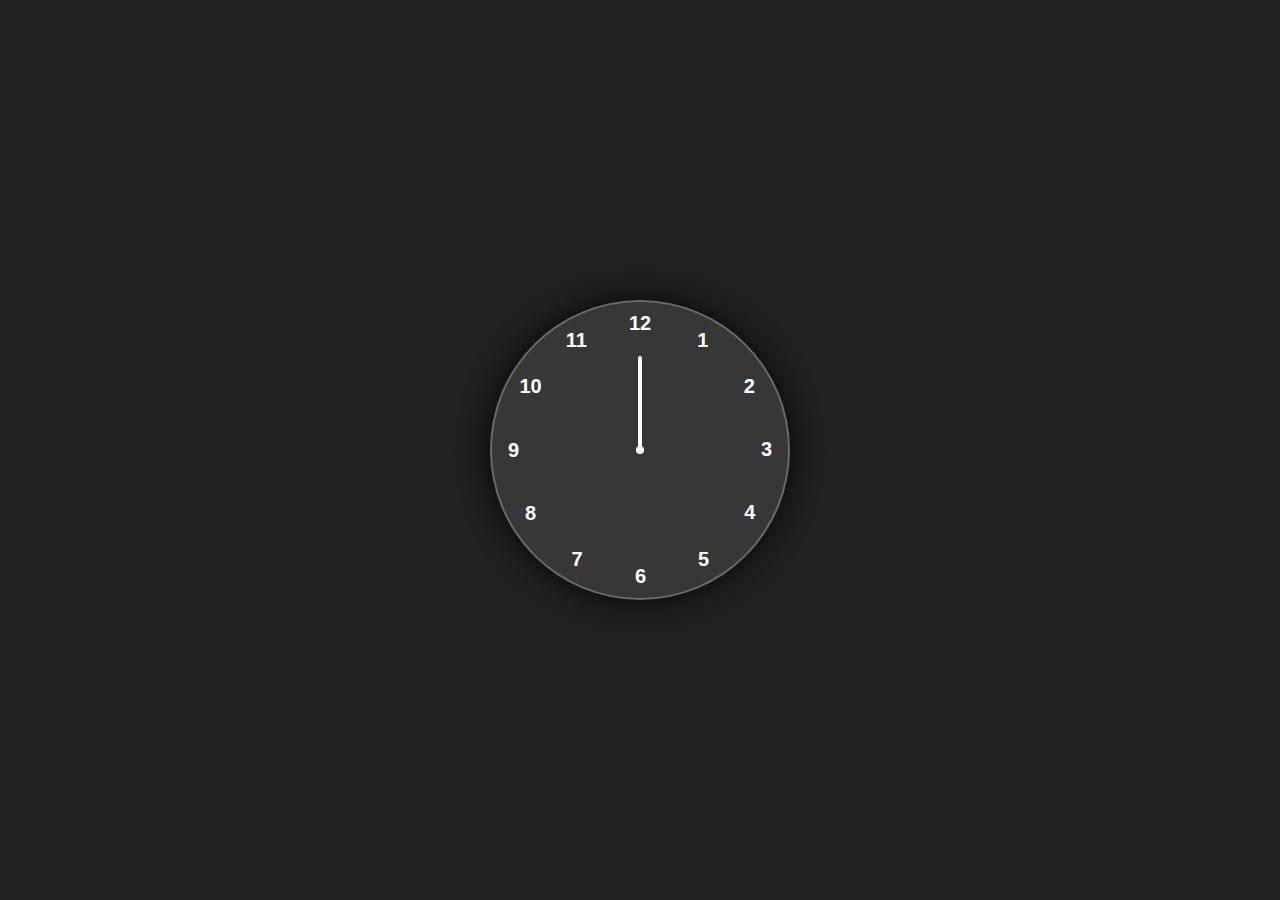
<file: analog_clock/index.html>
<!DOCTYPE html>
<html lang="en">
  <head>
    <meta charset="UTF-8" />
    <meta http-equiv="X-UA-Compatible" content="IE=edge" />
    <meta name="viewport" content="width=device-width, initial-scale=1.0" />
    <link rel="stylesheet" href="style.css" />
    <title>Analog Clock</title>
  </head>

  <body>
    <div class="container">
      <div class="clock">
        <div style="--clr: #ff3d58; --h: 74px" id="hour" class="hand">
          <i></i>
        </div>
        <div style="--clr: #00a6ff; --h: 84px" id="min" class="hand">
          <i></i>
        </div>
        <div style="--clr: #ffffff; --h: 94px" id="sec" class="hand">
          <i></i>
        </div>

        <span style="--i: 1"><b>1</b></span>
        <span style="--i: 2"><b>2</b></span>
        <span style="--i: 3"><b>3</b></span>
        <span style="--i: 4"><b>4</b></span>
        <span style="--i: 5"><b>5</b></span>
        <span style="--i: 6"><b>6</b></span>
        <span style="--i: 7"><b>7</b></span>
        <span style="--i: 8"><b>8</b></span>
        <span style="--i: 9"><b>9</b></span>
        <span style="--i: 10"><b>10</b></span>
        <span style="--i: 11"><b>11</b></span>
        <span style="--i: 12"><b>12</b></span>
      </div>
    </div>

    <script src="script.js"></script>
  </body>
</html>
</file>
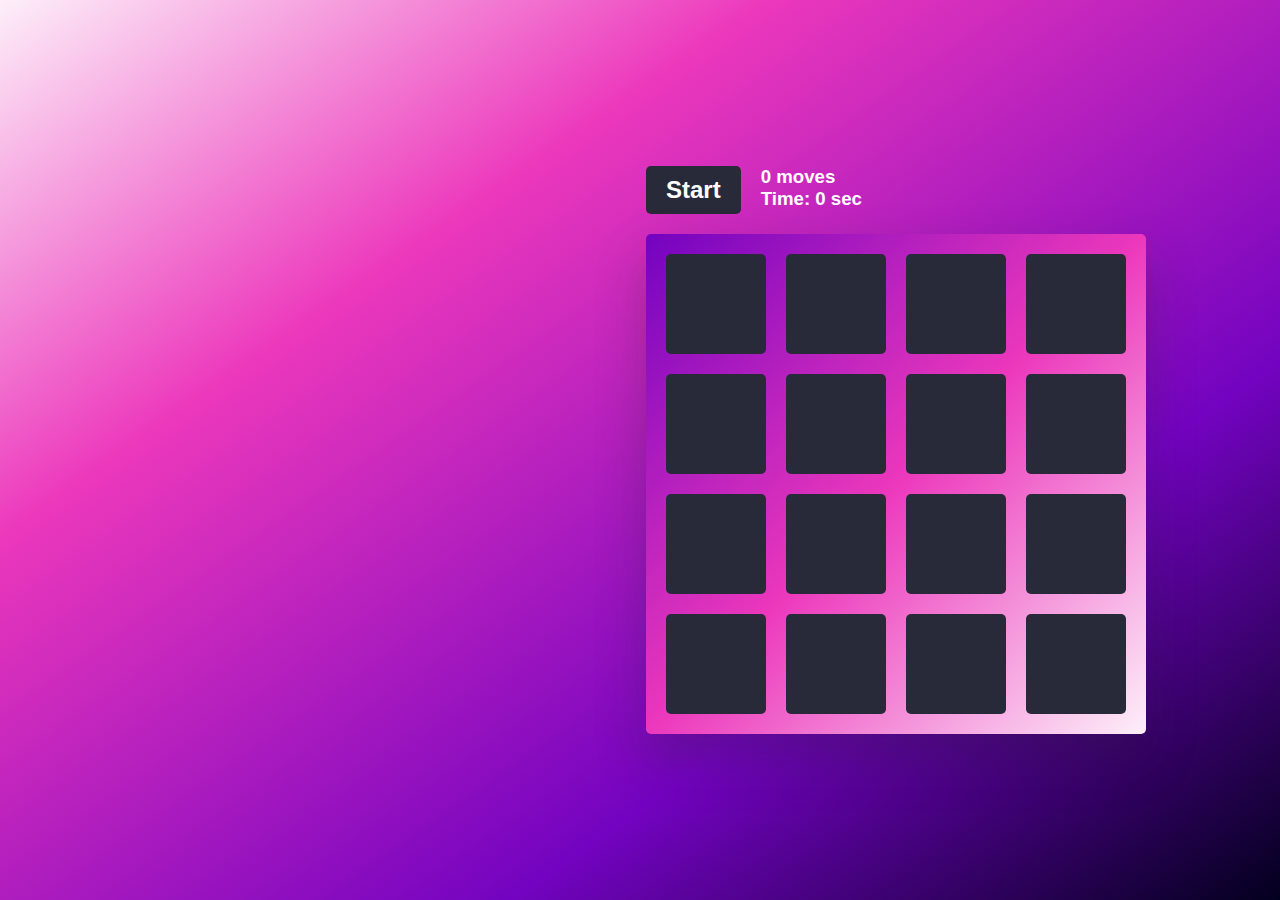
<file: music_player/index.html>
<!DOCTYPE html>
<html lang="en">
<head>
    <meta charset="UTF-8">
    <meta http-equiv="X-UA-Compatible" content="IE=edge">
    <meta name="viewport" content="width=device-width, initial-scale=1.0">
    <title>Memory Game with JavaScript</title>
    <link rel="stylesheet" href="style.css">
    <script src="script.js" defer></script>
</head>
<body>
    <div class="game">
        <div class="controls">
            <button>Start</button>
            <div class="stats">
                <div class="moves">0 moves</div>
                <div class="timer">Time: 0 sec</div>
            </div>
        </div>
        <div class="board-container">
            <div class="board" data-dimension="4"></div>
            <div class="win">You won!</div>
        </div>
    </div>
</body>
</html>
</file>
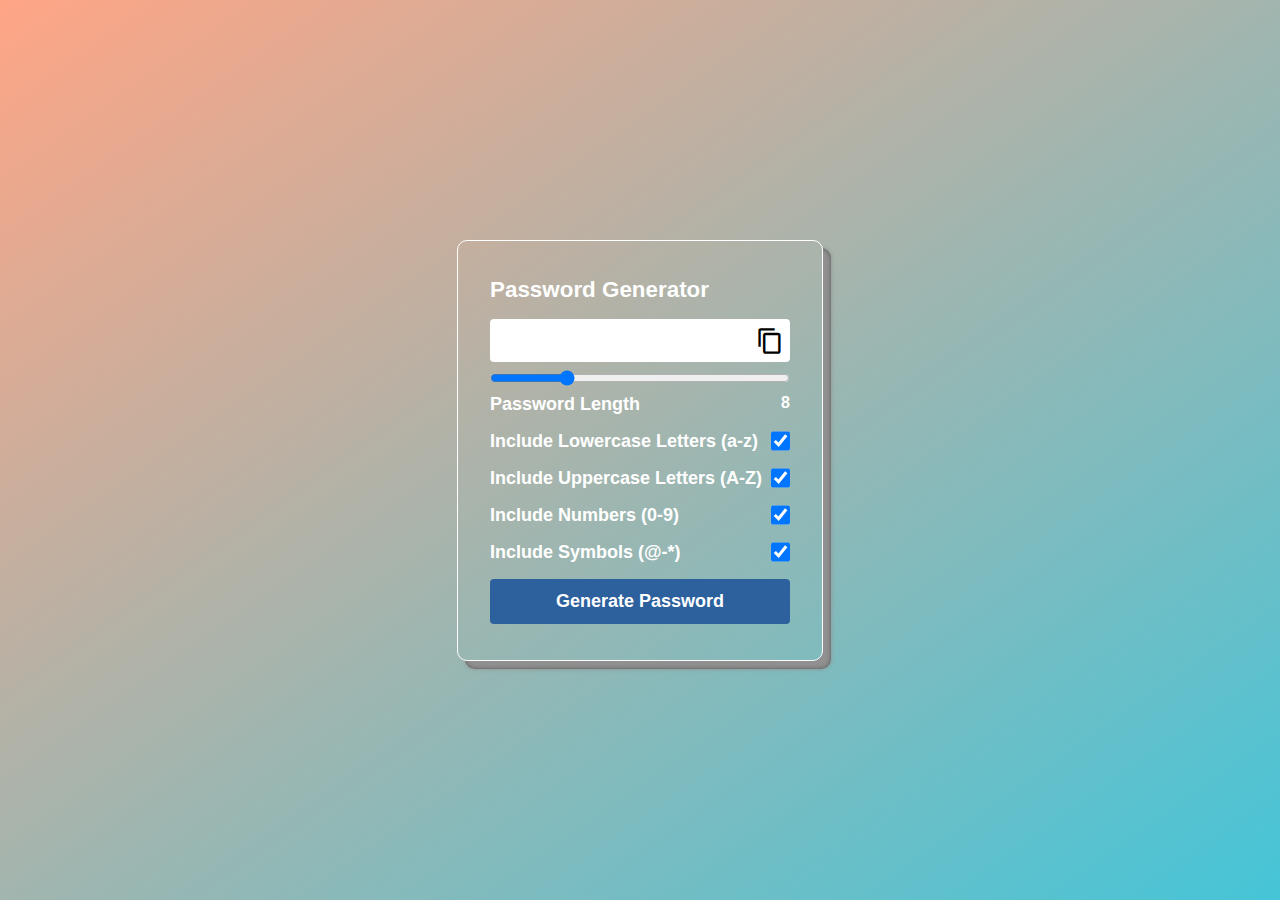
<file: password_generator/index.html>
<!DOCTYPE html>
<html lang="en">
  <head>
    <meta charset="UTF-8" />
    <meta http-equiv="X-UA-Compatible" content="IE=edge" />
    <meta name="viewport" content="width=device-width, initial-scale=1.0" />
    <link rel="stylesheet" href="style.css" />
    <link
      href="https://fonts.googleapis.com/icon?family=Material+Icons"
      rel="stylesheet"
    />

    <title>Password Generator | JavaScript Project</title>
  </head>
  <body>
    <div class="container">
      <h1>Password Generator</h1>

      <div class="inputBox">
        <input type="text" class="passBox" id="passBox" disabled />
        <span class="material-icons" id="copyIcon">content_copy</span>
      </div>

      <input type="range" min="1" max="30" value="8" id="inputSlider" />

      <div class="row">
        <p>Password Length</p>
        <span id="sliderValue"></span>
      </div>

      <div class="row">
        <label for="lowercase">Include Lowercase Letters (a-z)</label>
        <input type="checkbox" name="lowercase" id="lowercase" checked/>
      </div>

      <div class="row">
        <label for="uppercase">Include Uppercase Letters (A-Z)</label>
        <input type="checkbox" name="uppercase" id="uppercase" checked/>
      </div>

      <div class="row">
        <label for="numbers">Include Numbers (0-9)</label>
        <input type="checkbox" name="numbers" id="numbers" checked/>
      </div>

      <div class="row">
        <label for="symbols">Include Symbols (@-*)</label>
        <input type="checkbox" name="symbols" id="symbols" checked/>
      </div>

      <button type="button" class="genBtn" id="genBtn">
        Generate Password
      </button>
    </div>

    <script src="script.js"></script>
  </body>
</html>
</file>
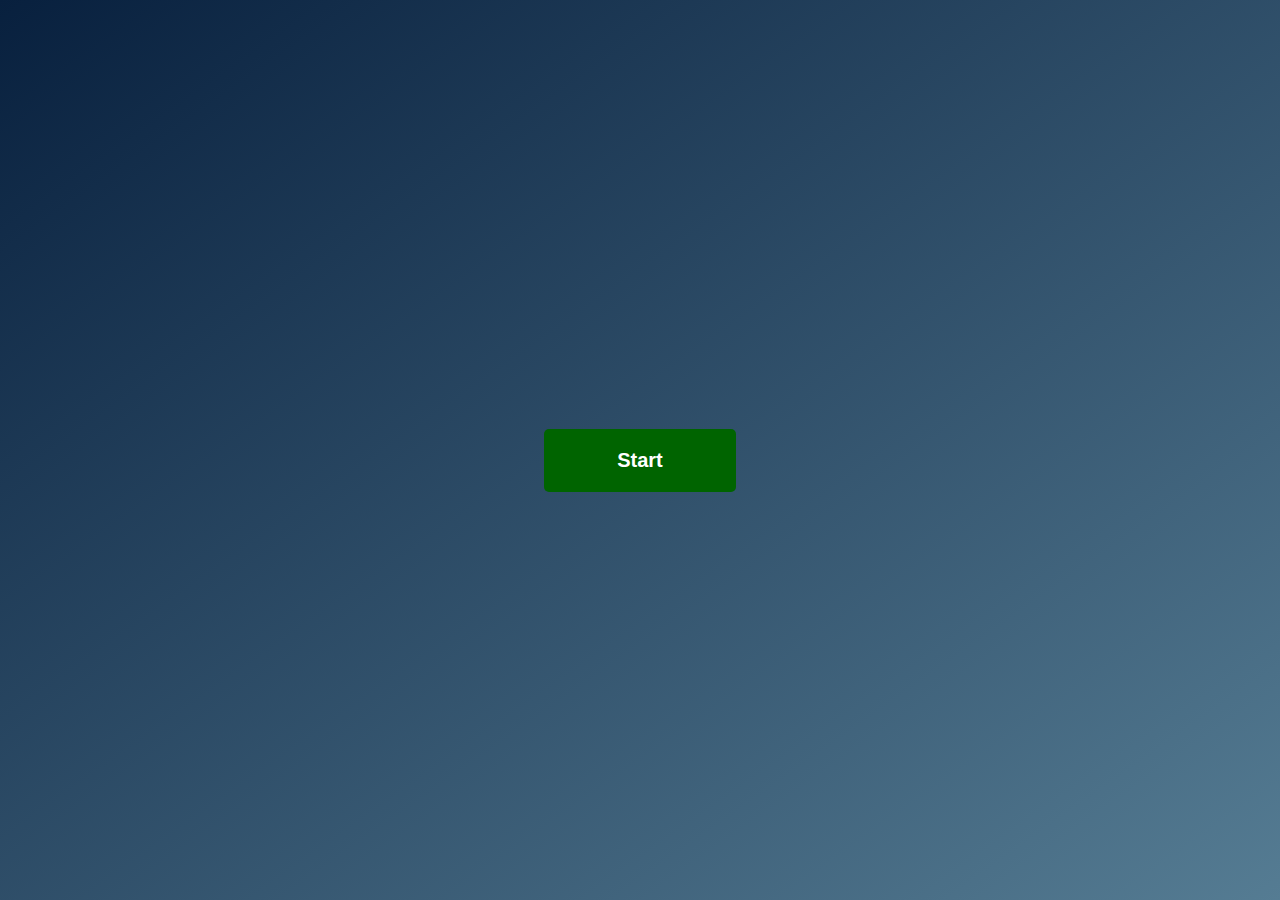
<file: quiz_app/index.html>
<!DOCTYPE html>
<html lang="en">
<head>
    <meta charset="UTF-8">
    <meta http-equiv="X-UA-Compatible" content="IE=edge">
    <meta name="viewport" content="width=device-width, initial-scale=1.0">
    <link rel="stylesheet" href="style.css">
    <title>Quiz App using JavaScript</title>
</head>
<body>
    <div class="alert">Alert</div>
    <div class="btn startBtn">Start</div>
    <div class="container">
        <h1>Let's play a Quiz Game</h1>
        <div class="question"></div>
        <div class="choices"></div>
        <button class="btn nextBtn">Next</button>
        <div class="scoreCard"></div>
        <div class="timer"></div>
    </div>

    <script src="script.js"></script>
</body>
</html>
</file>
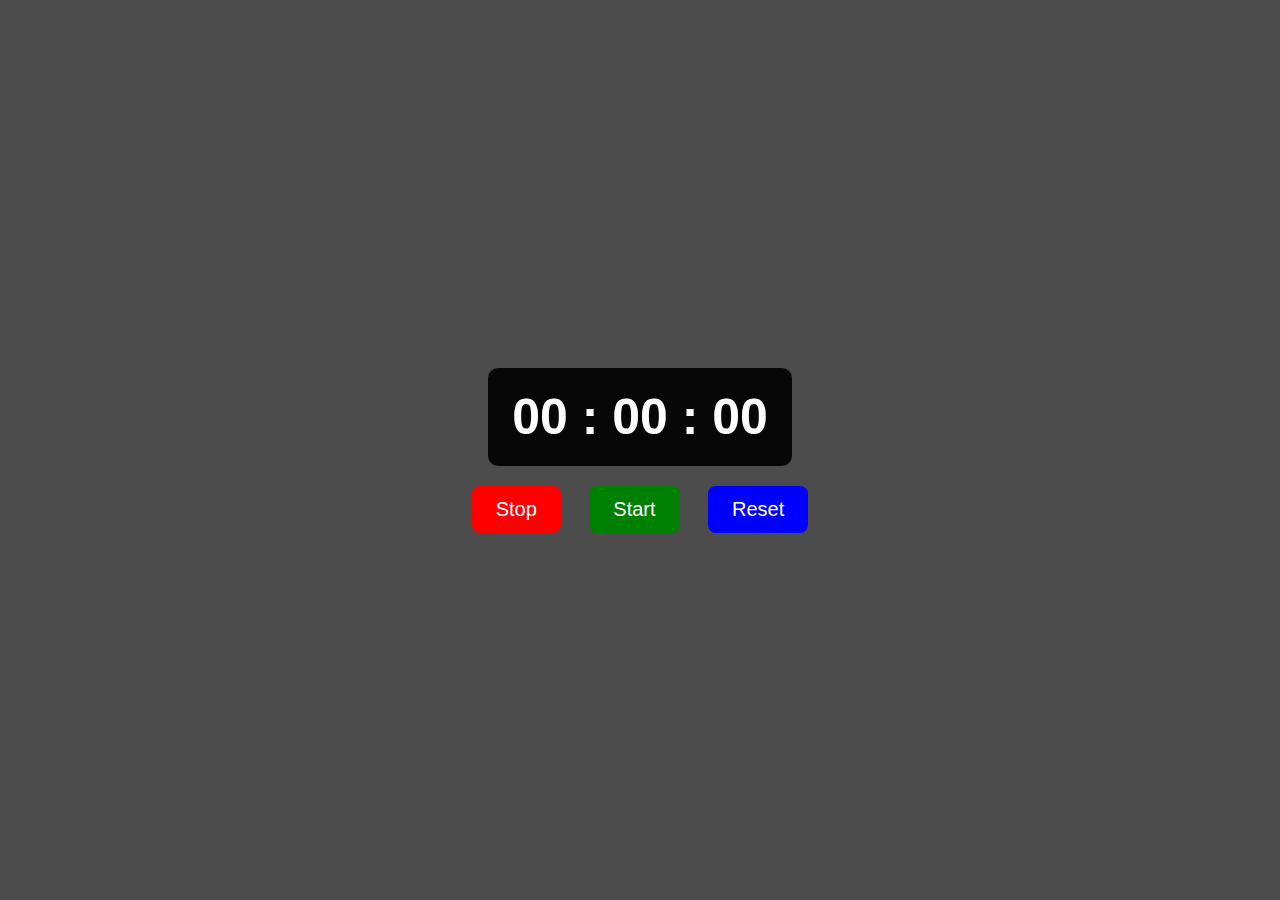
<file: stopwatch/index.html>
<!DOCTYPE html>
<html lang="en">
<head>
    <meta charset="UTF-8">
    <meta http-equiv="X-UA-Compatible" content="IE=edge">
    <meta name="viewport" content="width=device-width, initial-scale=1.0">
    <link rel="stylesheet" href="style.css">
    <title>Stopwatch</title>
</head>
<body>
    <div class="stopwatch">
        <div class="timerDisplay">00 : 00 : 00</div>
    </div>

    <div class="buttons">
        <button id="stopBtn" class="btn" style="--clr:red;">Stop</button>

        <button id="startBtn" class="btn" style="--clr:green">Start</button>

        <button id="resetBtn" class="btn" style="--clr:blue">Reset</button>
    </div>

    <script src="script.js"></script>
</body>
</html>
</file>
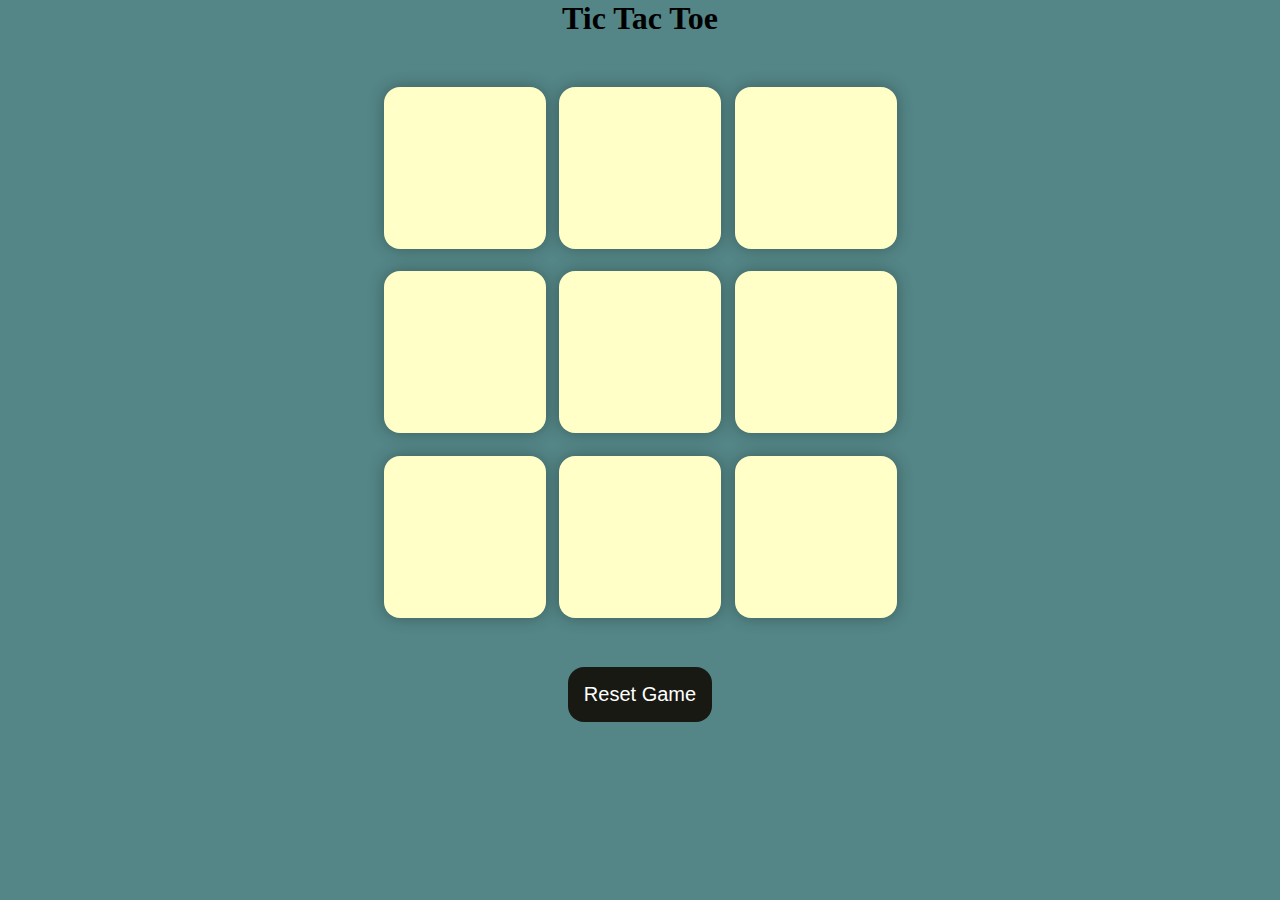
<file: tictac/index.html>
<!DOCTYPE html>
<html lang="en">
  <head>
    <meta charset="UTF-8" />
    <meta name="viewport" content="width=device-width, initial-scale=1.0" />
    <title>Tic-Tac-Toe Game</title>
    <link rel="stylesheet" href="style.css" />
  </head>
  <body>
    <div class="msg-container hide">
      <p id="msg">Winner</p>
      <button id="new-btn">New Game</button>
    </div>
    <main>
      <h1>Tic Tac Toe</h1>
      <div class="container">
        <div class="game">
          <button class="box"></button>
          <button class="box"></button>
          <button class="box"></button>
          <button class="box"></button>
          <button class="box"></button>
          <button class="box"></button>
          <button class="box"></button>
          <button class="box"></button>
          <button class="box"></button>
        </div>
      </div>
      <button id="reset-btn">Reset Game</button>
    </main>
    <script src="script.js"></script>
  </body>
</html>
</file>
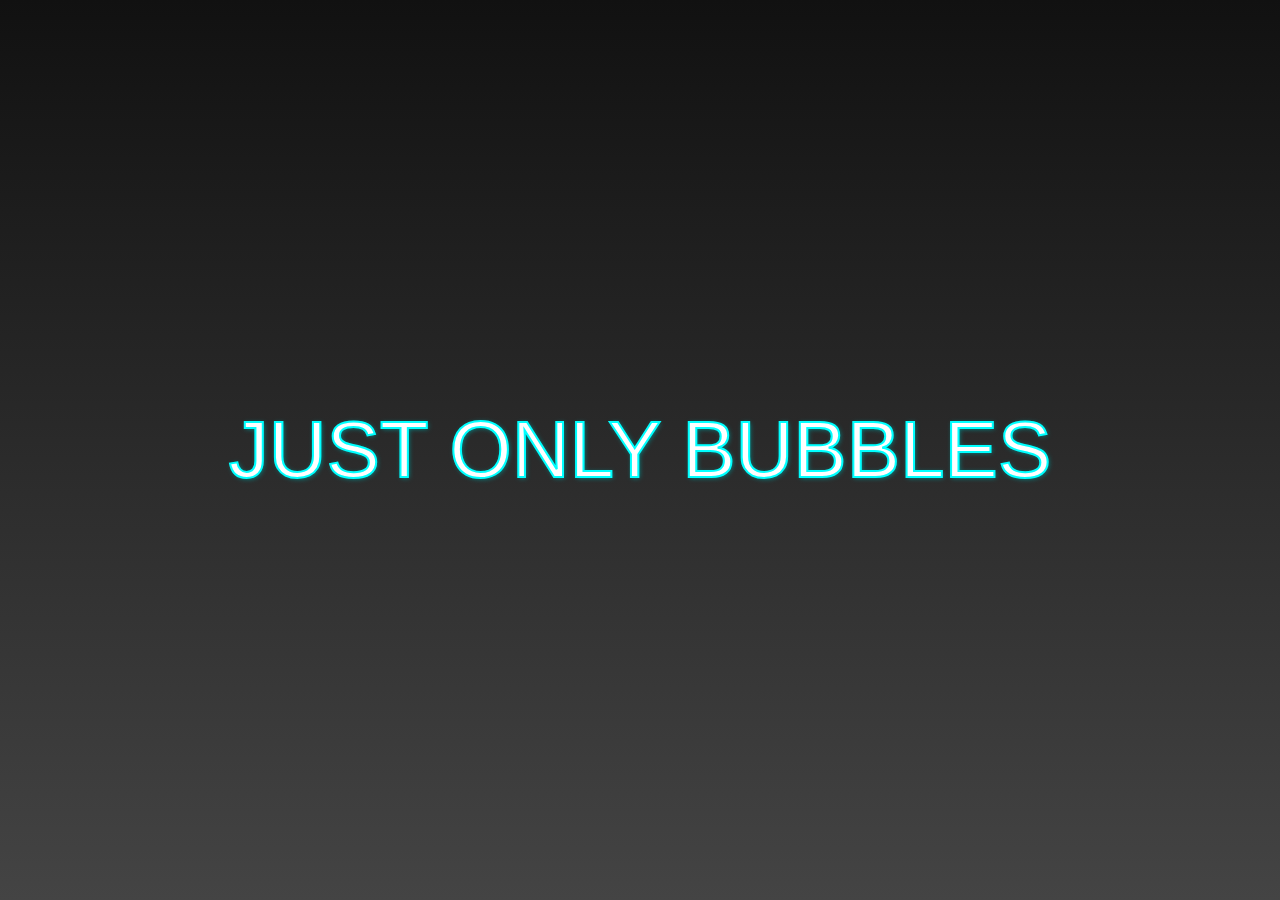
<file: bubbles.html>
<!DOCTYPE html>
<html lang="en">
<head>
    <meta charset="UTF-8">
    <meta name="viewport" content="width=device-width, initial-scale=1.0">
    <title>Document</title>
    <style>
        p {
            font-size: 5rem;
            margin: auto;
            font-family: "Rubik Bubbles", sans-serif;
            text-transform: uppercase;
            color: white;
            -webkit-text-stroke: 2px cyan;
            text-shadow: 1px 1px 5px darkcyan;
            position: relative;
            line-height: 100%;
        }
        .bubble {
            aspect-ratio: 1/1;
            border-radius: 50%;
            background-image: radial-gradient(40% 40% at 75% 25%, rgba(255, 255, 255, 2), transparent);
            background-color: #ffffff33;
            border: 2px solid white;
            box-sizing: border-box;
            position: absolute;
            z-index: -1;
            top: 0;
            opacity: 0;
            animation: floatUp 5s forwards;
        }
        @keyframes floatUp {
            25% {
                opacity: .75;
            }
            100% {
                top: var(--top);
                opacity: 0;
            }
        }
        body {
            height: 100vh;
            margin: 0;
            display: grid;
            place-items: center;
            background-image: linear-gradient(#111, #444);
        }
    </style>
</head>
<body>
    <p>Just only bubbles</p>
    <script>
        let p = document.querySelector('p');

        function addBubble() {
            let b = document.createElement('div');

            b.className = 'bubble';
            b.style.width = Math.random() < .5 ? '10px' : '20px';
            b.style.left = Math.random() * 96 + '%';
            b.style.setProperty('--top', -(Math.random() * 50 + 50) + 'px');

            b.onanimationend = function() {
                this.remove();
            };

            p.appendChild(b);
        }

        setInterval(addBubble, 1000 / 15);
    </script>
</body>
</html>
</file>
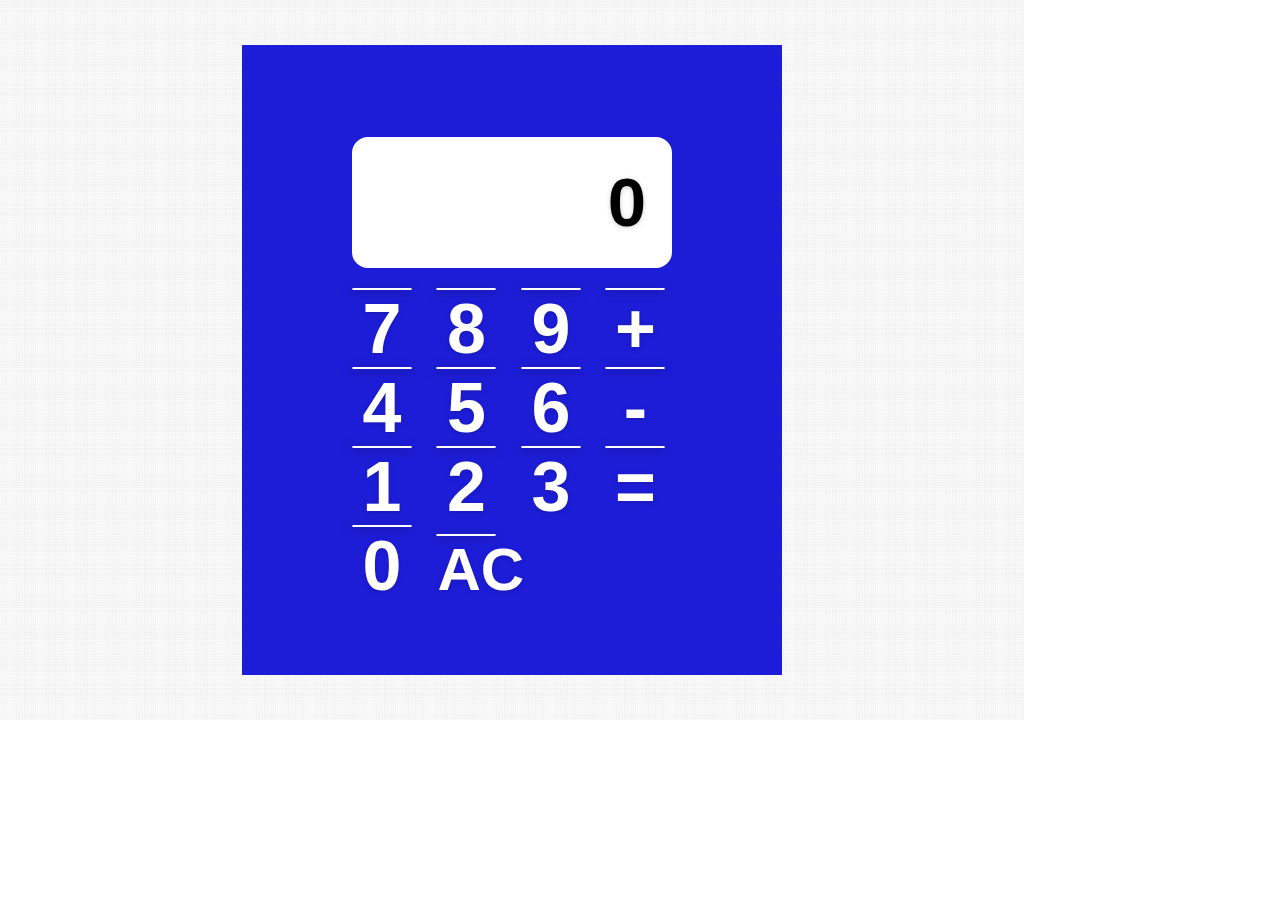
<file: calculator/calculator.html>
<!DOCTYPE html>
<html lang="en">
<head>
    <!-- <meta charset="UTF-8">
    <meta name="viewport" content="width=device-width, initial-scale=1.0"> -->
    <title>javascript Calculator</title>
    <link rel="stylesheet" href="style.css">
</head>
<body>
    <div class="container">
        <div class="content">
    <div class="Calculator">
        <input type="text" placeholder="0"
        id="inputBox" readonly>
       
        <div>
            <button  >7</button>
            <button >8</button>
            <button >9</button>
            <button class="operator ">+</button>

        </div>
       <div>
            <button  >4</button>
            <button >5</button>
            <button >6</button>
            <button class="operator ">-</button>

        </div>
        <div>
           <button  >1</button>
            <button >2</button>
            <button >3</button>
                <!-- <button class="operator ">+</button> -->
                <button class="operator ">=</button>
        </div>
        <div>
            <button class="operator 0" >0</button>
            <button  class="operator ac">AC</button>
             <!-- <button class="operator del">DEL</button>  -->
         </div>
        <!-- <div>
           
            <button  >00</button>
            <button >0</button>
            <button >.</button>
            <button class="equalBtn ">=</button>

        </div> -->
    </div>
        </div>
    </div>
    <script src="script.js"></script>
    
</body>
</html>
</file>
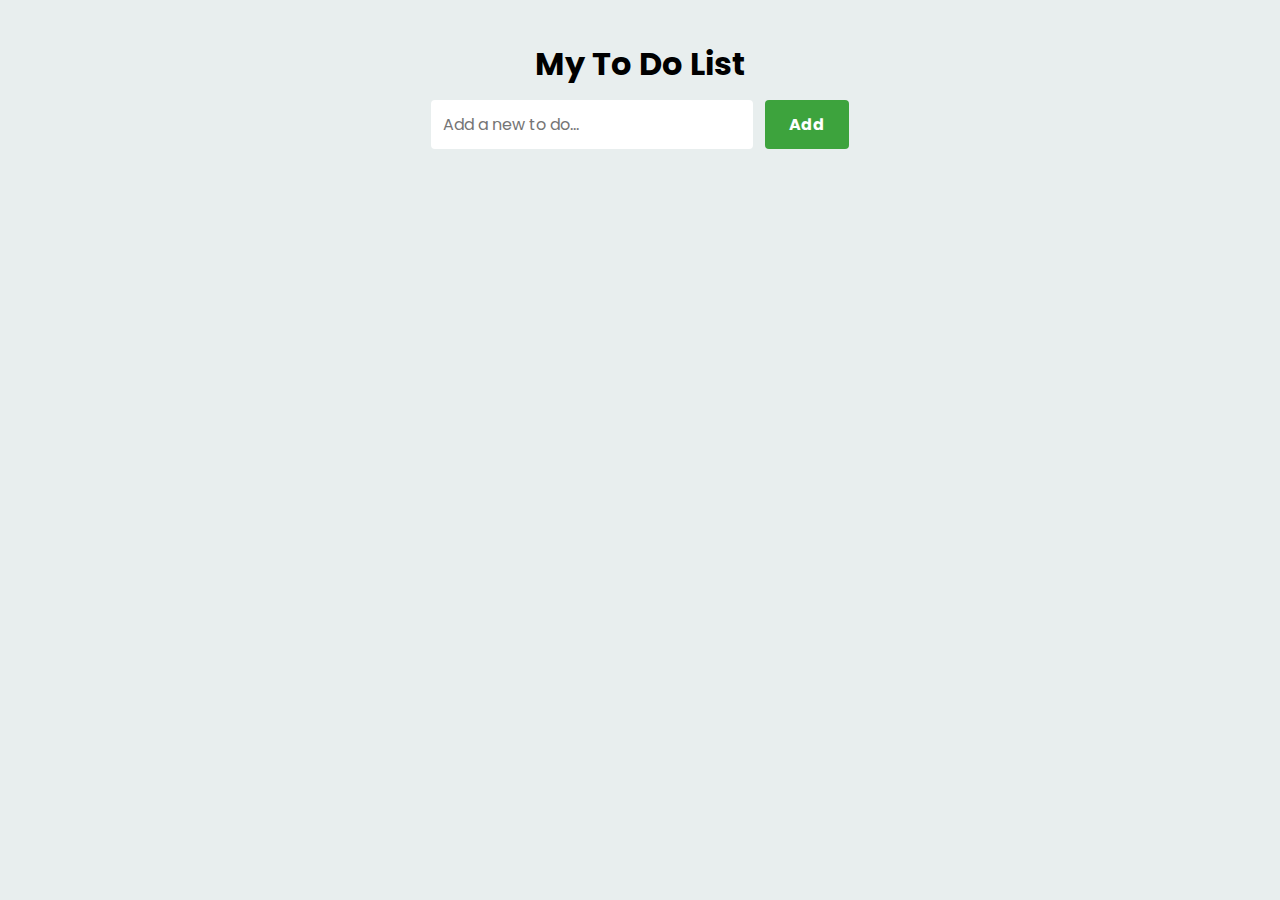
<file: todolist/dmd.html>
<!DOCTYPE html>
<html lang="en">
<head>
    <meta charset="UTF-8">
    <meta http-equiv="X-UA-Compatible" content="IE=edge">
    <meta name="viewport" content="width=device-width, initial-scale=1.0">
    <link rel="stylesheet" href="stylee.css">
    <title>To Do List - JavaScript Project</title>
</head>
<body>
    <div class="container">
        <div class="input-container">
            <h1>My To Do List</h1>
            <input type="text" placeholder="Add a new to do..." id="inputBox">
            <input type="button" value="Add" id="addBtn">
        </div>

        <ul class="todoList" id="todoList">
            <!-- <li><p>Task1</p></li>
            <li>Task2</li>
            <li>Task3</li> -->
        </ul>
    </div>

    <script src="scriptt.js"></script>
</body>
</html>
</file>
<file: analog_clock/style.css>
*{
    margin: 0;
    padding: 0;
    box-sizing: border-box;
    font-family: sans-serif;
    color: #ffffff;
}

body{
    display: flex;
    justify-content: center;
    align-items: center;
    min-height: 100vh;
    background-color: #212121;
}

.container{
    position: relative;
}

.clock{
    width: 300px;
    height: 300px;
    border-radius: 50%;
    background-color: rgba(255, 255, 255, 0.1);
    border: 2px solid rgba(255, 255, 255, 0.25);
    box-shadow: 0px 0px 30px rgba(0, 0, 0, 0.9);
    display: flex;
    justify-content: center;
    align-items: center;
}

.clock span{
    position: absolute;
    transform: rotate(calc(30deg * var(--i))); 
    inset: 12px;
    text-align: center;
}

.clock span b{
    transform: rotate(calc(-30deg * var(--i)));
    display: inline-block;
    font-size: 20px;
}

.clock::before{
    content: '';
    position: absolute;
    width: 8px;
    height: 8px;
    border-radius: 50%;
    background-color: #fff;
    z-index: 2;
}

.hand{
    position: absolute;
    display: flex;
    justify-content: center;
    align-items: flex-end;
}
.hand i{
    position: absolute;
    background-color: var(--clr);
    width: 4px;
    height: var(--h);
    border-radius: 8px;
}
</file>
<file: music_player/style.css>
html {
    width: 100%;
    height: 100%;
    background: linear-gradient(325deg,  #03001e 0%,#7303c0 30%,#ec38bc 70%, #fdeff9 100%);
    font-family: Arial, Helvetica, sans-serif;
    overflow: hidden;
}
.game {
    position: absolute;
    top: 50%;
    left: 70%;
    transform: translate(-50%, -50%);
}
.controls {
    display: flex;
    gap: 20px;
    margin-bottom: 20px;
}
button {
    background: #282A3A;
    color: #FFF;
    border-radius: 5px;
    padding: 10px 20px;
    border: 0;
    cursor: pointer;
    font-family: Arial, Helvetica, sans-serif;
    font-size: 18pt;
    font-weight: bold;
}
.disabled {
    color: #757575;
}
.stats {
    color: #FFF;
    font-size: 14pt;
    font-weight: bold;
}
.board-container {
    position: relative;
}
.board,
.win {
    border-radius: 5px;
    box-shadow: 0 25px 50px rgb(33 33 33 / 25%);
    background: linear-gradient(135deg,  #03001e 0%,#7303c0 0%,#ec38bc 50%, #fdeff9 100%);
    transition: transform .6s cubic-bezier(0.4, 0.0, 0.2, 1);
    backface-visibility: hidden;
}
.board {
    padding: 20px;
    display: grid;
    grid-template-columns: repeat(4, auto);
    grid-gap: 20px;
}
.board-container.flipped .board {
    transform: rotateY(180deg) rotateZ(50deg);
}
.board-container.flipped .win {
    transform: rotateY(0) rotateZ(0);
}
.card {
    position: relative;
    width: 100px;
    height: 100px;
    cursor: pointer;
}
.card-front,
.card-back {
    position: absolute;
    border-radius: 5px;
    width: 100%;
    height: 100%;
    background: #282A3A;
    transition: transform .6s cubic-bezier(0.4, 0.0, 0.2, 1);
    backface-visibility: hidden;
}
.card-back {
    transform: rotateY(180deg) rotateZ(50deg);
    font-size: 28pt;
    user-select: none;
    text-align: center;
    line-height: 100px;
    background: #FDF8E6;
}
.card.flipped .card-front {
    transform: rotateY(180deg) rotateZ(50deg);
}
.card.flipped .card-back {
    transform: rotateY(0) rotateZ(0);
}
.win {
    position: absolute;
    top: 0;
    left: 0;
    width: 100%;
    height: 100%;
    text-align: center;
    background: #FDF8E6;
    transform: rotateY(180deg) rotateZ(50deg);
}
.win-text {
    position: absolute;
    top: 50%;
    left: 50%;
    transform: translate(-50%, -50%);
    font-size: 21pt;
    color: #282A3A;
}
.highlight {
    color: #7303c0;
}
</file>
<file: password_generator/style.css>
*{
    margin: 0;
    padding: 0;
    box-sizing: border-box;
    font-family: sans-serif;
}

body{
    max-width: 100vw;
    min-height: 100vh;
    display: flex;
    justify-content: center;
    align-items: center;
    background: linear-gradient(to right bottom, #ffa585, #45c5d8);
    color: #fff;
    font-weight: 600;
}

.container{
    border: 0.5px solid #fff;
    border-radius: 10px;
    padding: 28px 32px;
    display: flex;
    flex-direction: column;
    background: transparent;
    box-shadow: 8px 8px 4px #909090, 8px 8px 0px #575757;
}

.container h1{
    font-size: 1.4rem;
    margin-block: 8px;
}
.inputBox{
    position: relative;
}

.inputBox span{
    position: absolute;
    top: 16px;
    right: 6px;
    color: #000;
    font-size: 28px;
    cursor: pointer;
    z-index: 2;
}
.passBox{
    background-color: #fff;
    border: none;
    outline: none;
    padding: 10px;
    width: 300px;
    border-radius: 4px;
    font-size: 20px;
    margin-block: 8px;
    text-overflow: ellipsis;
}

.row{
    display: flex;
    margin-block: 8px;
}

.row p, .row label{
    flex-basis: 100%;
    font-size: 18px;
}

.row input[type="checkbox"]{
    width: 20px;
    height: 20px;
}

.genBtn{
    border: none;
    outline: none;
    background-color: #2c619e;
    padding: 12px 24px;
    color: #fff;
    font-size: 18px;
    margin-block: 8px;
    font-weight: 700;
    cursor: pointer;
    border-radius: 4px;
}

.genBtn:hover{
    background-color: #0066ff;
}
</file>
<file: quiz_app/style.css>
* {
    margin: 0;
    padding: 0;
    box-sizing: border-box;
    font-family: Verdana, Geneva, Tahoma, sans-serif;
}

body {
    width: 100%;
    height: 100vh;
    background: linear-gradient(to right bottom, #08203e, #557c93);
    color: #fff;
    display: grid;
    place-items: center;
}

.container {
    width: 80%;
    max-width: 850px;
    padding: 30px;
    text-align: center;
    display: none;
}

.container h1 {
    font-size: 36px;
    margin-bottom: 40px;
    text-decoration: underline;
    text-underline-offset: 8px;
}

.container .question {
    font-size: 26px;
    margin-top: 20px;
}

.container .choices {
    margin-top: 20px;
}

.choice {
    font-size: 20px;
    background-color: #eee;
    color: #000;
    margin: 10px auto;
    padding: 10px;
    border-radius: 5px;
    text-align: left;
    width: 60%;
    cursor: pointer;
    opacity: 0;
    transform: translateY(50%);
    animation: fade-in 0.5s ease forwards;
}

.choice:hover{
    background-color: #ddd;
}

.choice.selected{
    background-color: #007bff;
    color: #fff;
}

.btn{
    width: 60%;
    font-size: 20px;
    font-weight: 600;
    padding: 12px 20px;
    margin: 20px auto 0 auto;
    background-color: #006400;
    color: #fff;
    border: none;
    border-radius: 5px;
    cursor: pointer;
}

.btn:hover{
    background-color: #08780c;
}

.scoreCard{
    font-size: 24px;
    margin-top: 20px;
}

.alert{
    background-color: #5d9b63;
    border-radius: 5px;
    width: 100%;
    padding: 12px;
    position: absolute;
    top: 0;
    display: none;
}

.startBtn{
    width: 15%;
    padding-block: 20px;
    text-align: center;
}

.timer{
    position: absolute;
    top: 20px;
    right: 20px;
    width: 72px;
    height: 72px;
    border-radius: 50%;
    background-color: #08203e;
    border: 2px solid #f00;
    font-size: 24px;
    font-weight: 600;
    padding: 12px;
    display: flex;
    justify-content: center;
    align-items: center;
    animation: pulse 1s ease-in-out infinite;
}

/* Adding Animation to Timer */
@keyframes pulse{
    0%{
        transform: scale(1);
    }
    50%{
        transform: scale(1.2);
    }
    100%{
        transform: scale(1);
    }
}

/* Adding Animation to choices */
@keyframes fade-in{
    0%{
        opacity: 0;
        transform: translateY(50%);
    }
    100%{
        opacity: 1;
        transform: translateY(0);
    }
}

@media screen and (max-width:900px){
    .container {
        width: 100%;
        margin-top: 50px;
    }
    .container h1{
        font-size: 24px;
    }
    .container .question{
        font-size: 22px;
    }

    .timer{
        width: 50px;
        height: 50px;
        font-size: 20px;
    }

    .startBtn{
        width: 50%;
    }
}
</file>
<file: stopwatch/style.css>
*{
    margin: 0;
    padding: 0;
    box-sizing: border-box;
    font-family: Verdana, Geneva, Tahoma, sans-serif;
}

body{
    background-color: rgba(0, 0, 0, 0.7);
    color: #ffffff;
    display: flex;
    justify-content: center;
    align-items: center;
    min-height: 100vh;
    flex-direction: column;
}

.stopwatch{
    background-color: rgba(0, 0, 0, 0.9);
    padding: 20px 24px;
    border-radius: 10px;
}

.timerDisplay{
    font-size: 50px;
    font-weight: 600;
}

.buttons{
    margin-top: 20px;
}

.btn{
    font-size: 20px;
    background: none;
    border: none;
    color: #fff;
    background-color: var(--clr);
    padding: 12px 24px;
    margin-inline: 12px;
    border-radius: 8px;
    cursor: pointer;
}
</file>
<file: tictac/style.css>
* {
    margin: 0;
    padding: 0;
  }
  
  body {
    background-color: #548687;
    text-align: center;
  }
  
  .container {
    height: 70vh;
    display: flex;
  
    justify-content: center;
    align-items: center;
  }
  
  .game {
    height: 60vmin;
    width: 60vmin;
    display: flex;
    flex-wrap: wrap;
    justify-content: center;
    align-items: center;
    gap: 1.5vmin;
  }
  
  .box {
    height: 18vmin;
    width: 18vmin;
    border-radius: 1rem;
    border: none;
    box-shadow: 0 0 1rem rgba(0, 0, 0, 0.3);
    font-size: 8vmin;
    color: #b0413e;
    background-color: #ffffc7;
  }
  
  #reset-btn {
    padding: 1rem;
    font-size: 1.25rem;
    background-color: #191913;
    color: #fff;
    border-radius: 1rem;
    border: none;
  }
  
  #new-btn {
    padding: 1rem;
    font-size: 1.25rem;
    background-color: #191913;
    color: #fff;
    border-radius: 1rem;
    border: none;
  }
  
  #msg {
    color: #ffffc7;
    font-size: 5vmin;
  }
  
  .msg-container {
    height: 100vmin;
    display: flex;
    justify-content: center;
    align-items: center;
    flex-direction: column;
    gap: 4rem;
  }
  
  .hide {
    display: none;
  }
</file>
<file: calculator/style.css>
*{
    margin:0;
    padding:0;
    box-sizing: border-box;
    font-family: sans-serif;
    font-weight: bold;
}
    .container {
        width: 80vw;
        height: 80vh;
       background: url(./grid.png);
       background-size: 30px;
        display: flex;
        justify-content: center;
        align-items: center;
    }
    .content{
        width: 60vh;
        height: 70vh;
       background-color: rgb(29, 29, 216);
        display: flex;
        justify-content: center;
        align-items: center;
    }
.calculator{
    padding: 20px;
    border: 2px solid white;
    border-radius: 16px;
    box-shadow: 0px 3px 15px rgba(0,0,0,0.5);

}
input{
    width: 320px;
    padding: 24px;
    margin: 10px;
    background: white;
    box-shadow: inset0px 0px 8px rgba(0,0,0,0.4);
    font-size: 69px;
    font-weight: bold;
    text-align: right;
    color: black;
    border: solid 2px white;
    border-radius : 16px;
    text-shadow: 0px 1px 5px rgba(0,0,0,0.2);
}
input::placeholder{
    color:black;
}

button{
    width: 60px;
    height: 0px;
    margin: 10px;
    color: #fff;
    background:rgb(100, 100, 231);
    font-size: 70px;
    font-weight: bold;
    cursor: pointer;
    border: solid 1px white;
    border-radius: 64px;
    
    text-shadow: 0px 1px 5px rgba(0,0,0,0.2);
    box-shadow: -1px 2px 10px rgba(0,0,0,0.5);
}
.ac,.del{
    font-size: 60px;
}
button:hover{
    
        border:1.5px solid white;
    }

.equalBtn{
    background: white;
}
.operator{
    color: white;
}
</file>
<file: todolist/stylee.css>
@import url('https://fonts.googleapis.com/css2?family=Poppins&display=swap');

*{
    margin: 0;
    padding: 0;
    box-sizing: border-box;
    font-family: 'Poppins', sans-serif;
}

body{
    background-color: rgb(232, 238, 238);
}

.container{
    display: flex;
    flex-direction: column;
    justify-content: center;
    align-items: center;
    margin-top: 20px;
}

.input-container{
    width: 100%;
    max-width: 500px;
    text-align: center;
    padding: 20px;
}

.input-container input{
    border: none;
    outline: none;
    padding: 12px;
    margin-block: 12px;
    border-radius: 4px;
    font-size: 16px;
}

.input-container input[type="text"]{
    width: 70%;
}

.input-container input[type="button"]{
    background-color: #3da33d;
    color: #fff;
    font-weight: 700;
    margin-left: 8px;
    cursor: pointer;
    padding: 12px 24px;
}

.input-container input[type="button"]:hover{
    background-color: #60b160;
}

ul{
    width: 70%;
    max-width: 450px;
    /* display: flex;
    justify-content: center;
    flex-direction: column;
    align-items: center; */
}

ul li{
    list-style-type: none;
    cursor: pointer;
    margin-block-end: 12px;
    border-radius: 8px;
    border: 0.125px solid #a19f9f;
    padding: 6px 12px;
    background-color: #ffffff;
    display: flex;
    align-items: center;
    justify-content: space-between;
    transition: background-color 0.5s;
}

ul li:hover{
    background-color: #cbcaca;
}

ul li p{
    flex-grow: 1;
    padding: 2px;
}
.btn{
    border: none;
    outline: none;
    font-size: 16px;
    background: none;
    font-weight: 600;
    cursor: pointer;
    padding: 8px;
}

.deleteBtn{
    color: #ff0000;
}

.editBtn{
    color: #008000;
}
</file>
